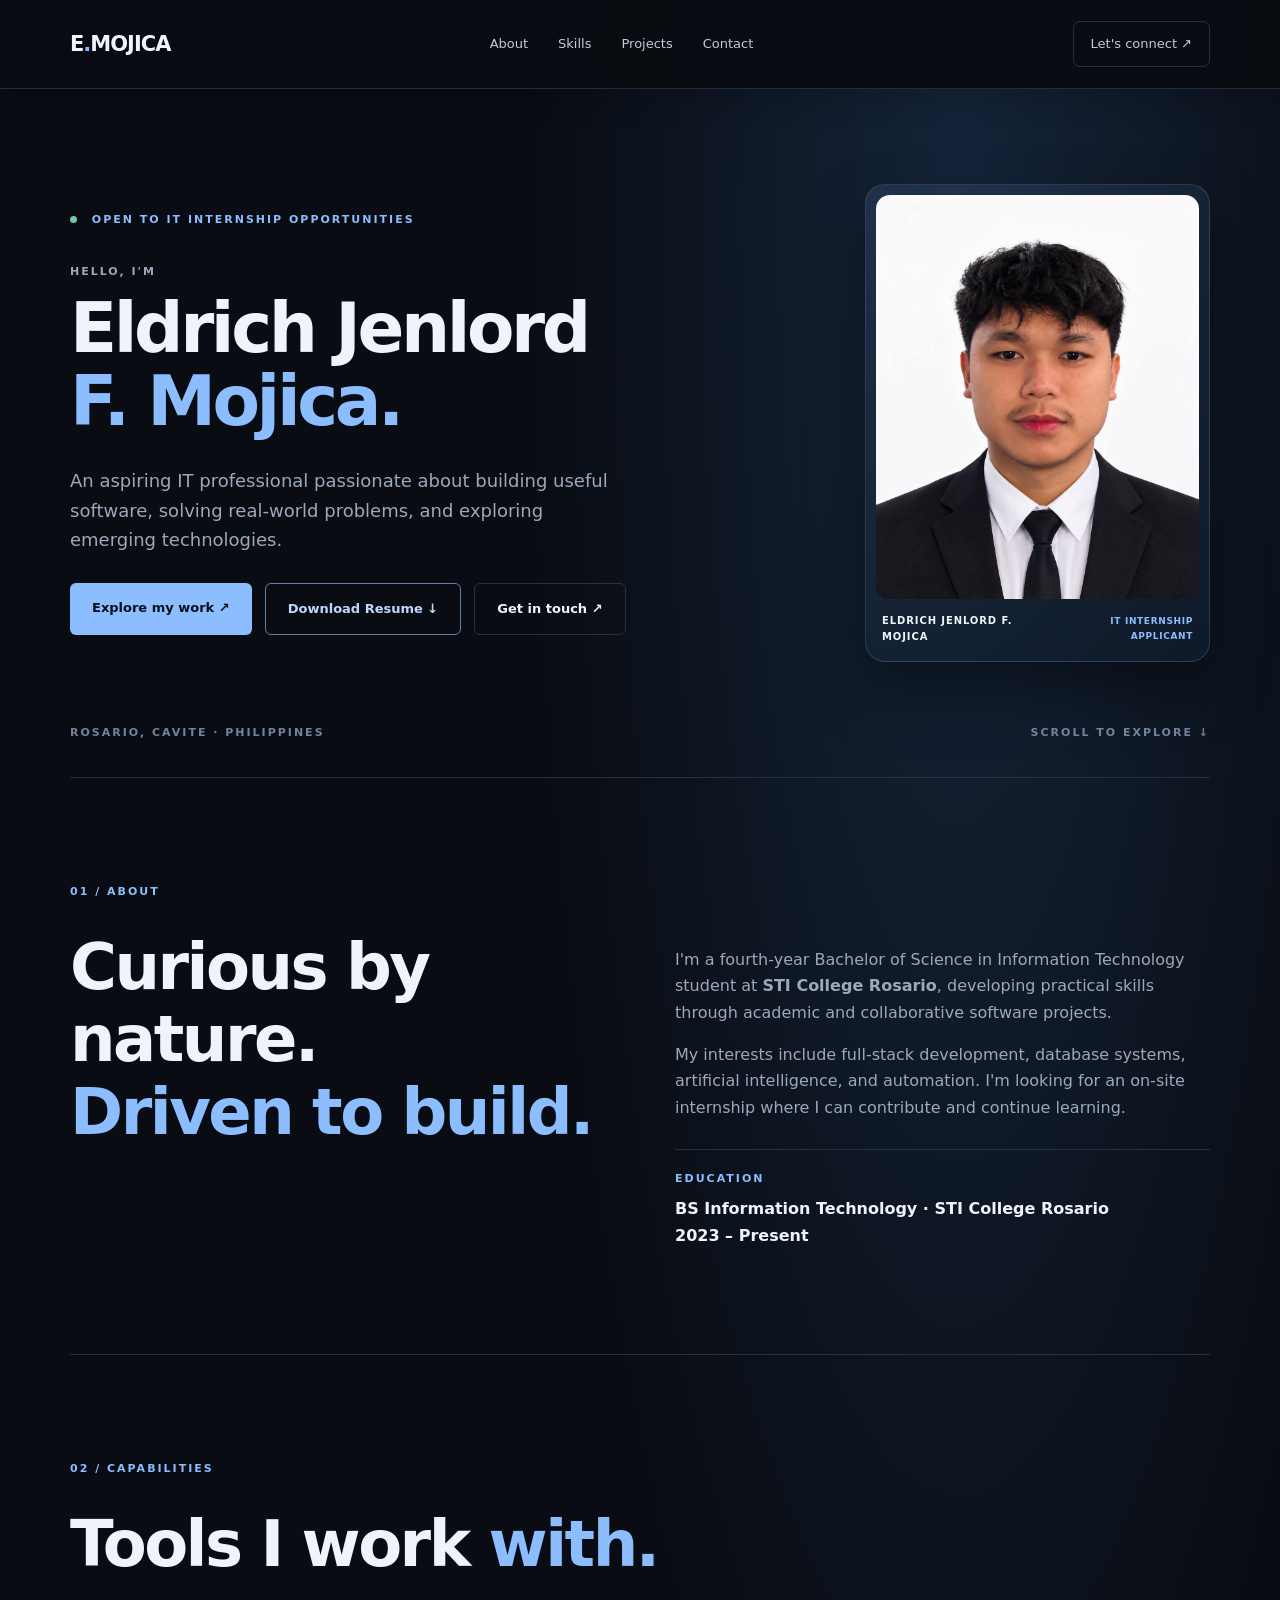
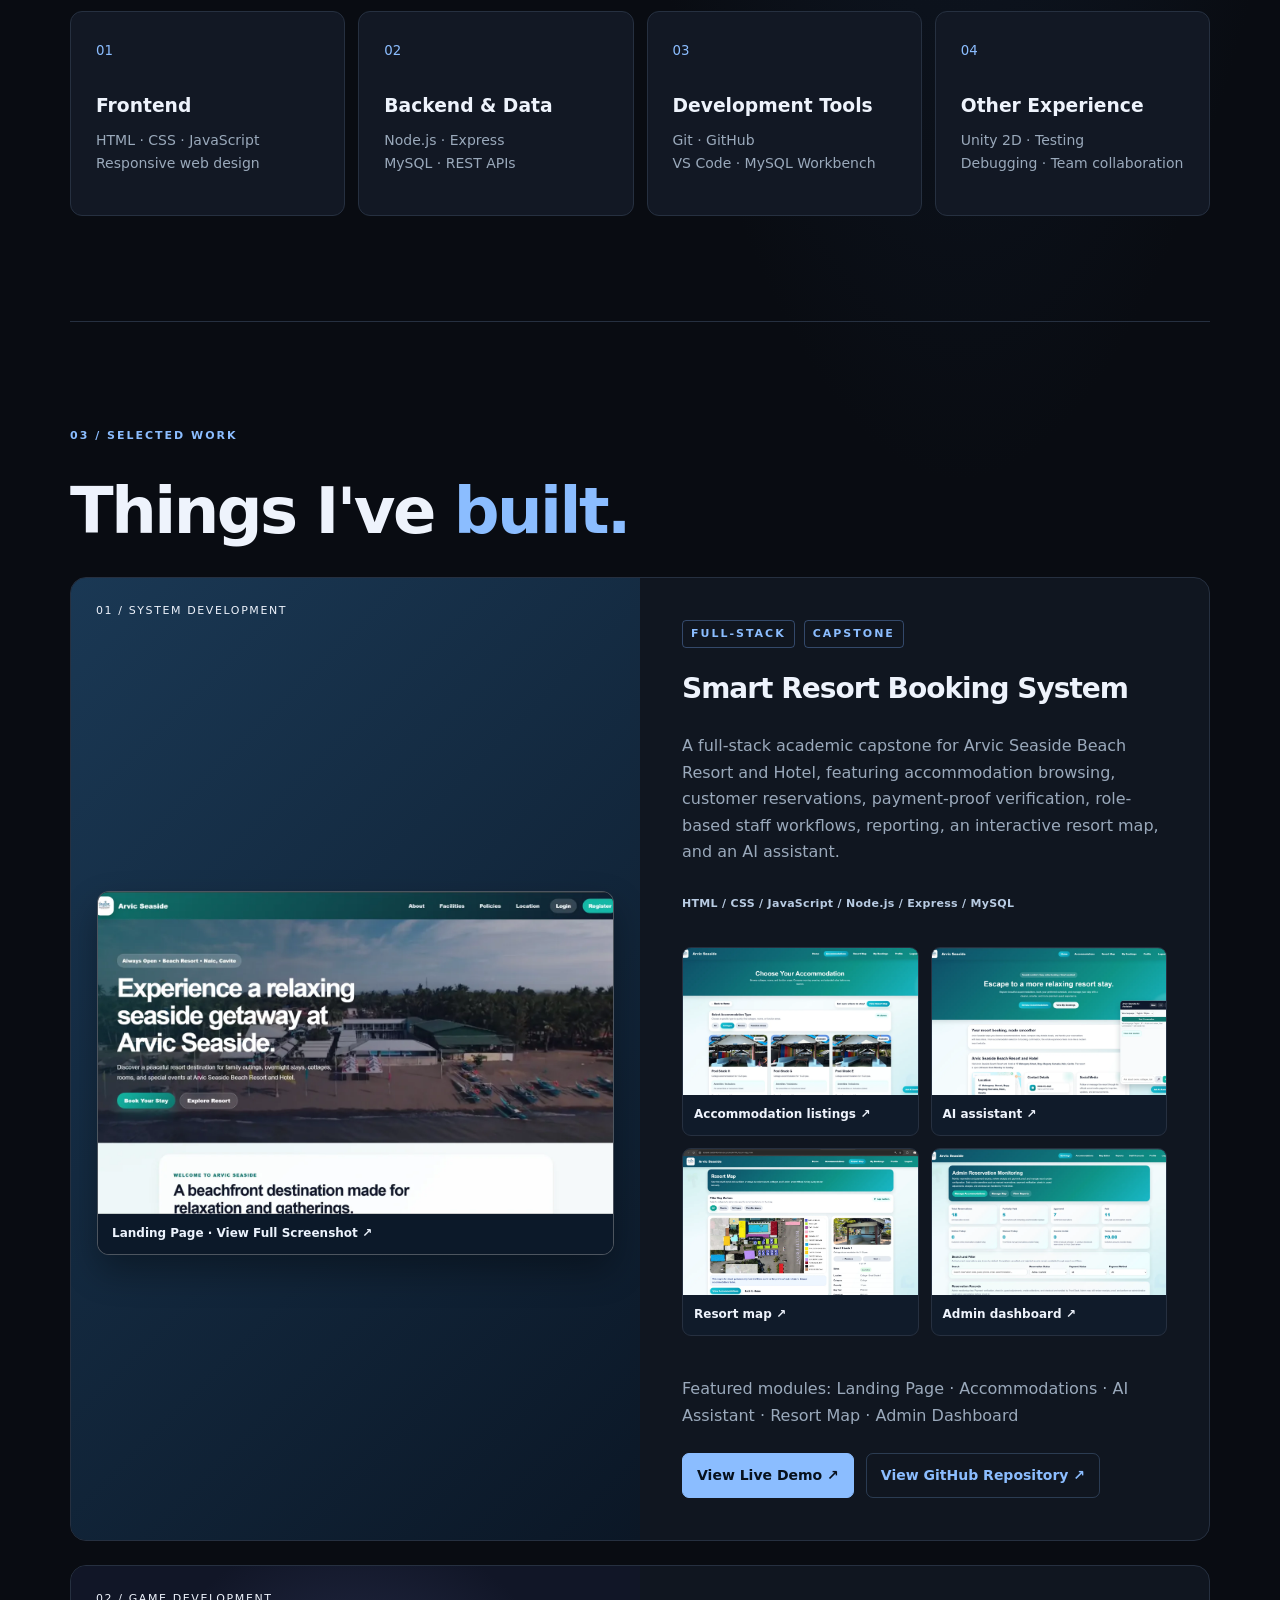
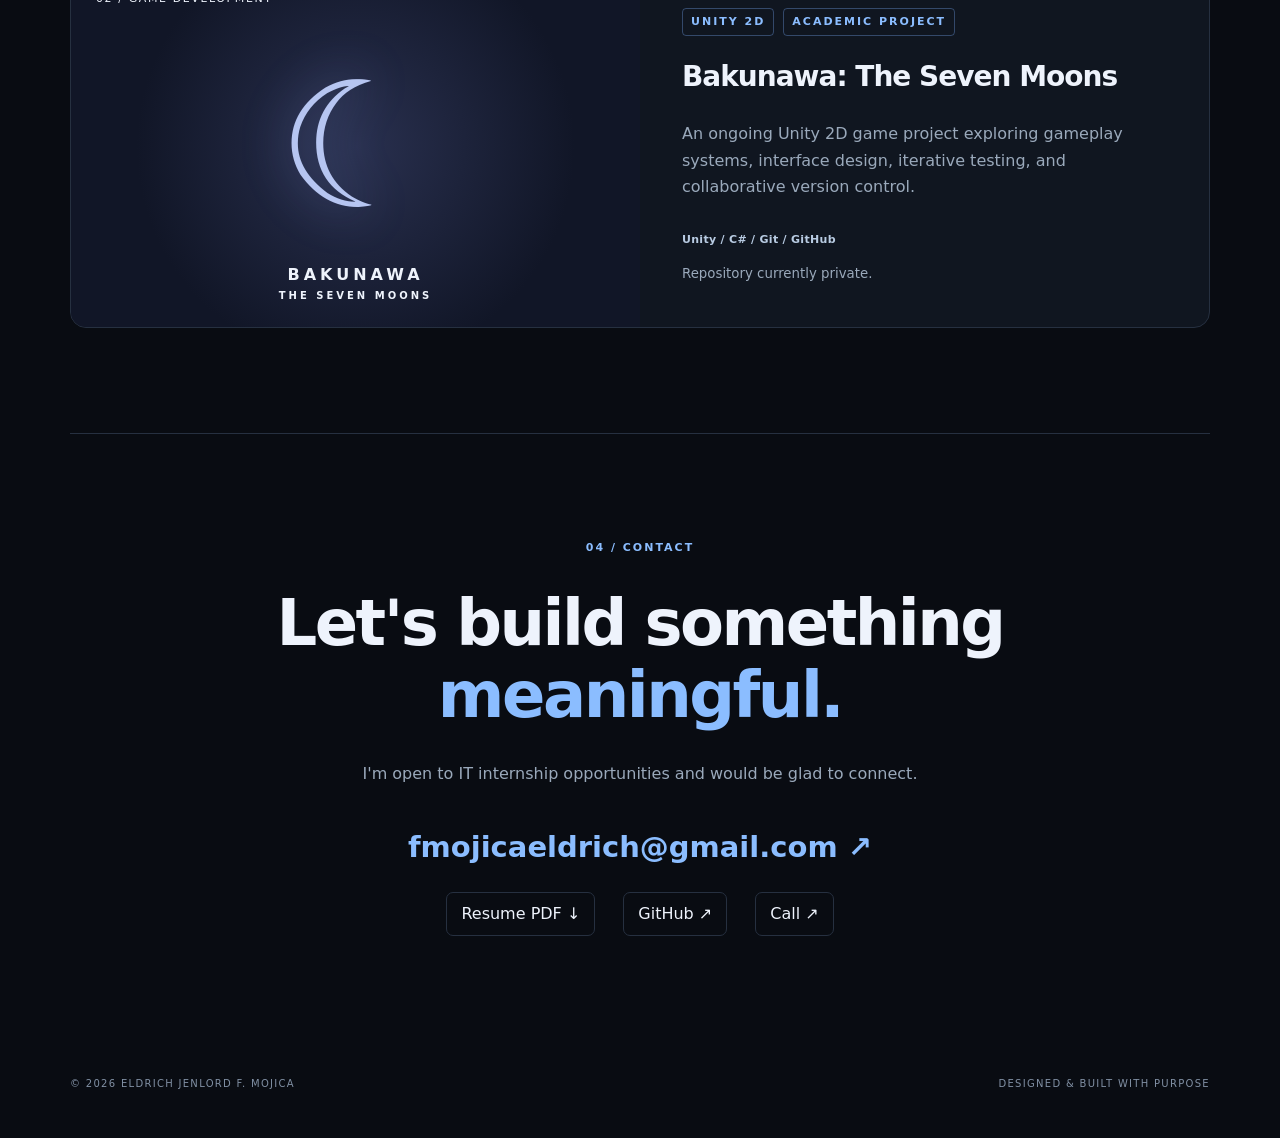
<file: index.html>
<!doctype html>
<html lang="en">
<head><meta charset="utf-8"><meta name="viewport" content="width=device-width,initial-scale=1"><meta name="theme-color" content="#090c12"><meta name="description" content="Eldrich Jenlord F. Mojica — IT student, developer, and internship candidate."><title>Eldrich Mojica | IT Portfolio</title><link rel="stylesheet" href="style.css"></head>
<body>
<header class="site-header">
  <div class="nav wrap">
    <a class="logo" href="#home">E<span>.</span>MOJICA</a>
    <button id="menu" class="menu" aria-label="Toggle navigation" aria-controls="links" aria-expanded="false">☰</button>
    <nav id="links" aria-label="Main navigation">
      <a href="#about">About</a>
      <a href="#skills">Skills</a>
      <a href="#projects">Projects</a>
      <a href="#contact">Contact</a>
    </nav>
    <a class="nav-cta" href="mailto:fmojicaeldrich@gmail.com">Let's connect ↗</a>
  </div>
</header>
<main>
<section id="home" class="hero hero-with-photo wrap">
  <div class="hero-grid">
    <div class="hero-copy">
      <div class="eyebrow"><span class="dot"></span> OPEN TO IT INTERNSHIP OPPORTUNITIES</div>
      <p class="kicker">HELLO, I'M</p>
      <h1>Eldrich Jenlord<br><em>F. Mojica.</em></h1>
      <p class="intro">An aspiring IT professional passionate about building useful software, solving real-world problems, and exploring emerging technologies.</p>
      <div class="actions">
        <a class="primary" href="#projects">Explore my work ↗</a>
        <a class="secondary resume-button" href="assets/Eldrich_Mojica_IT_OJT_Resume.pdf" download="Eldrich_Mojica_IT_OJT_Resume.pdf" type="application/pdf">Download Resume ↓</a>
        <a class="secondary" href="#contact">Get in touch ↗</a>
      </div>
    </div>
    <figure class="hero-photo-card" aria-label="Professional profile portrait">
      <div class="hero-photo-frame">
        <img id="hero-profile-photo" class="hero-photo" src="assets/eldrich-profile.png" alt="Professional portrait of Eldrich Jenlord F. Mojica" width="500" height="625" decoding="async" fetchpriority="high">
        <div class="hero-photo-placeholder" aria-hidden="true"><span>EM</span><small>PROFILE PORTRAIT</small></div>
      </div>
      <figcaption><span>ELDRICH JENLORD F. MOJICA</span><small>IT INTERNSHIP APPLICANT</small></figcaption>
    </figure>
  </div>
  <div class="hero-bottom"><span>ROSARIO, CAVITE · PHILIPPINES</span><span>SCROLL TO EXPLORE ↓</span></div>
</section>
<section id="about" class="section wrap"><div class="section-label">01 / ABOUT</div><div class="section-grid"><h2>Curious by nature.<br><span>Driven to build.</span></h2><div><p>I'm a fourth-year Bachelor of Science in Information Technology student at <strong>STI College Rosario</strong>, developing practical skills through academic and collaborative software projects.</p><p>My interests include full-stack development, database systems, artificial intelligence, and automation. I'm looking for an on-site internship where I can contribute and continue learning.</p><div class="detail"><small>EDUCATION</small><strong>BS Information Technology · STI College Rosario<br>2023 – Present</strong></div></div></div></section>
<section id="skills" class="section wrap"><div class="section-label">02 / CAPABILITIES</div><h2>Tools I work <span>with.</span></h2><div class="skills-grid"><article class="panel"><small>01</small><h3>Frontend</h3><p>HTML · CSS · JavaScript<br>Responsive web design</p></article><article class="panel"><small>02</small><h3>Backend & Data</h3><p>Node.js · Express<br>MySQL · REST APIs</p></article><article class="panel"><small>03</small><h3>Development Tools</h3><p>Git · GitHub<br>VS Code · MySQL Workbench</p></article><article class="panel"><small>04</small><h3>Other Experience</h3><p>Unity 2D · Testing<br>Debugging · Team collaboration</p></article></div></section>
<section id="projects" class="section wrap"><div class="section-label">03 / SELECTED WORK</div><h2>Things I've <span>built.</span></h2><div class="projects"><article class="project"><div class="project-visual visual-one"><span>01 / SYSTEM DEVELOPMENT</span><a class="project-featured-shot" href="assets/landing.webp" target="_blank" rel="noopener noreferrer" aria-label="Open actual resort landing page screenshot"><img src="assets/landing.webp" alt="Actual landing page of Arvic Seaside Beach Resort and Hotel website" loading="lazy"><span class="image-caption">Landing Page · View Full Screenshot ↗</span></a></div><div class="project-info"><div class="tags"><span>FULL-STACK</span><span>CAPSTONE</span></div><h3>Smart Resort Booking System</h3><p>A full-stack academic capstone for Arvic Seaside Beach Resort and Hotel, featuring accommodation browsing, customer reservations, payment-proof verification, role-based staff workflows, reporting, an interactive resort map, and an AI assistant.</p><div class="stack">HTML / CSS / JavaScript / Node.js / Express / MySQL</div>
<div class="gallery" aria-label="Actual Smart Resort Booking System screenshots">
  <a href="assets/accommodations.webp" target="_blank" rel="noopener noreferrer"><img src="assets/accommodations.webp" alt="Customer accommodation listing with cottage cards and filters" loading="lazy"><span>Accommodation listings ↗</span></a>
  <a href="assets/ai-assistant.webp" target="_blank" rel="noopener noreferrer"><img src="assets/ai-assistant.webp" alt="Customer homepage with AI assistant chat panel" loading="lazy"><span>AI assistant ↗</span></a>
  <a href="assets/resort-map.webp" target="_blank" rel="noopener noreferrer"><img src="assets/resort-map.webp" alt="Interactive resort map with accommodation markers" loading="lazy"><span>Resort map ↗</span></a>
  <a href="assets/admin-dashboard.webp" target="_blank" rel="noopener noreferrer"><img src="assets/admin-dashboard.webp" alt="Admin reservation monitoring dashboard" loading="lazy"><span>Admin dashboard ↗</span></a>
</div><p class="project-proof">Featured modules: Landing Page · Accommodations · AI Assistant · Resort Map · Admin Dashboard</p><div class="project-links"><a href="https://capstone-smart-resort-management.vercel.app/" target="_blank" rel="noopener noreferrer">View Live Demo ↗</a> <a href="https://github.com/mojicaeldrichjenlord-cell/Capstone-Smart_Resort_Management" target="_blank" rel="noopener noreferrer">View GitHub Repository ↗</a></div></div></article><article class="project"><div class="project-visual visual-two"><span>02 / GAME DEVELOPMENT</span><div class="moon">☾</div><div class="moon-caption">BAKUNAWA<small>THE SEVEN MOONS</small></div></div><div class="project-info"><div class="tags"><span>UNITY 2D</span><span>ACADEMIC PROJECT</span></div><h3>Bakunawa: The Seven Moons</h3><p>An ongoing Unity 2D game project exploring gameplay systems, interface design, iterative testing, and collaborative version control.</p><div class="stack">Unity / C# / Git / GitHub</div><small>Repository currently private.</small></div></article></div></section>
<section id="contact" class="section wrap contact"><div class="section-label">04 / CONTACT</div><h2>Let's build something<br><span>meaningful.</span></h2><p>I'm open to IT internship opportunities and would be glad to connect.</p><a class="email-link" href="mailto:fmojicaeldrich@gmail.com">fmojicaeldrich@gmail.com ↗</a><div class="contact-links"><a href="assets/Eldrich_Mojica_IT_OJT_Resume.pdf" download="Eldrich_Mojica_IT_OJT_Resume.pdf" type="application/pdf">Resume PDF ↓</a><a href="https://github.com/mojicaeldrichjenlord-cell" target="_blank" rel="noopener noreferrer">GitHub ↗</a><a href="tel:+639672995549">Call ↗</a></div></section>
</main><footer class="wrap"><span>© <span id="year">2026</span> ELDRICH JENLORD F. MOJICA</span><span>DESIGNED & BUILT WITH PURPOSE</span></footer><script src="script.js"></script>
</body></html>
</file>
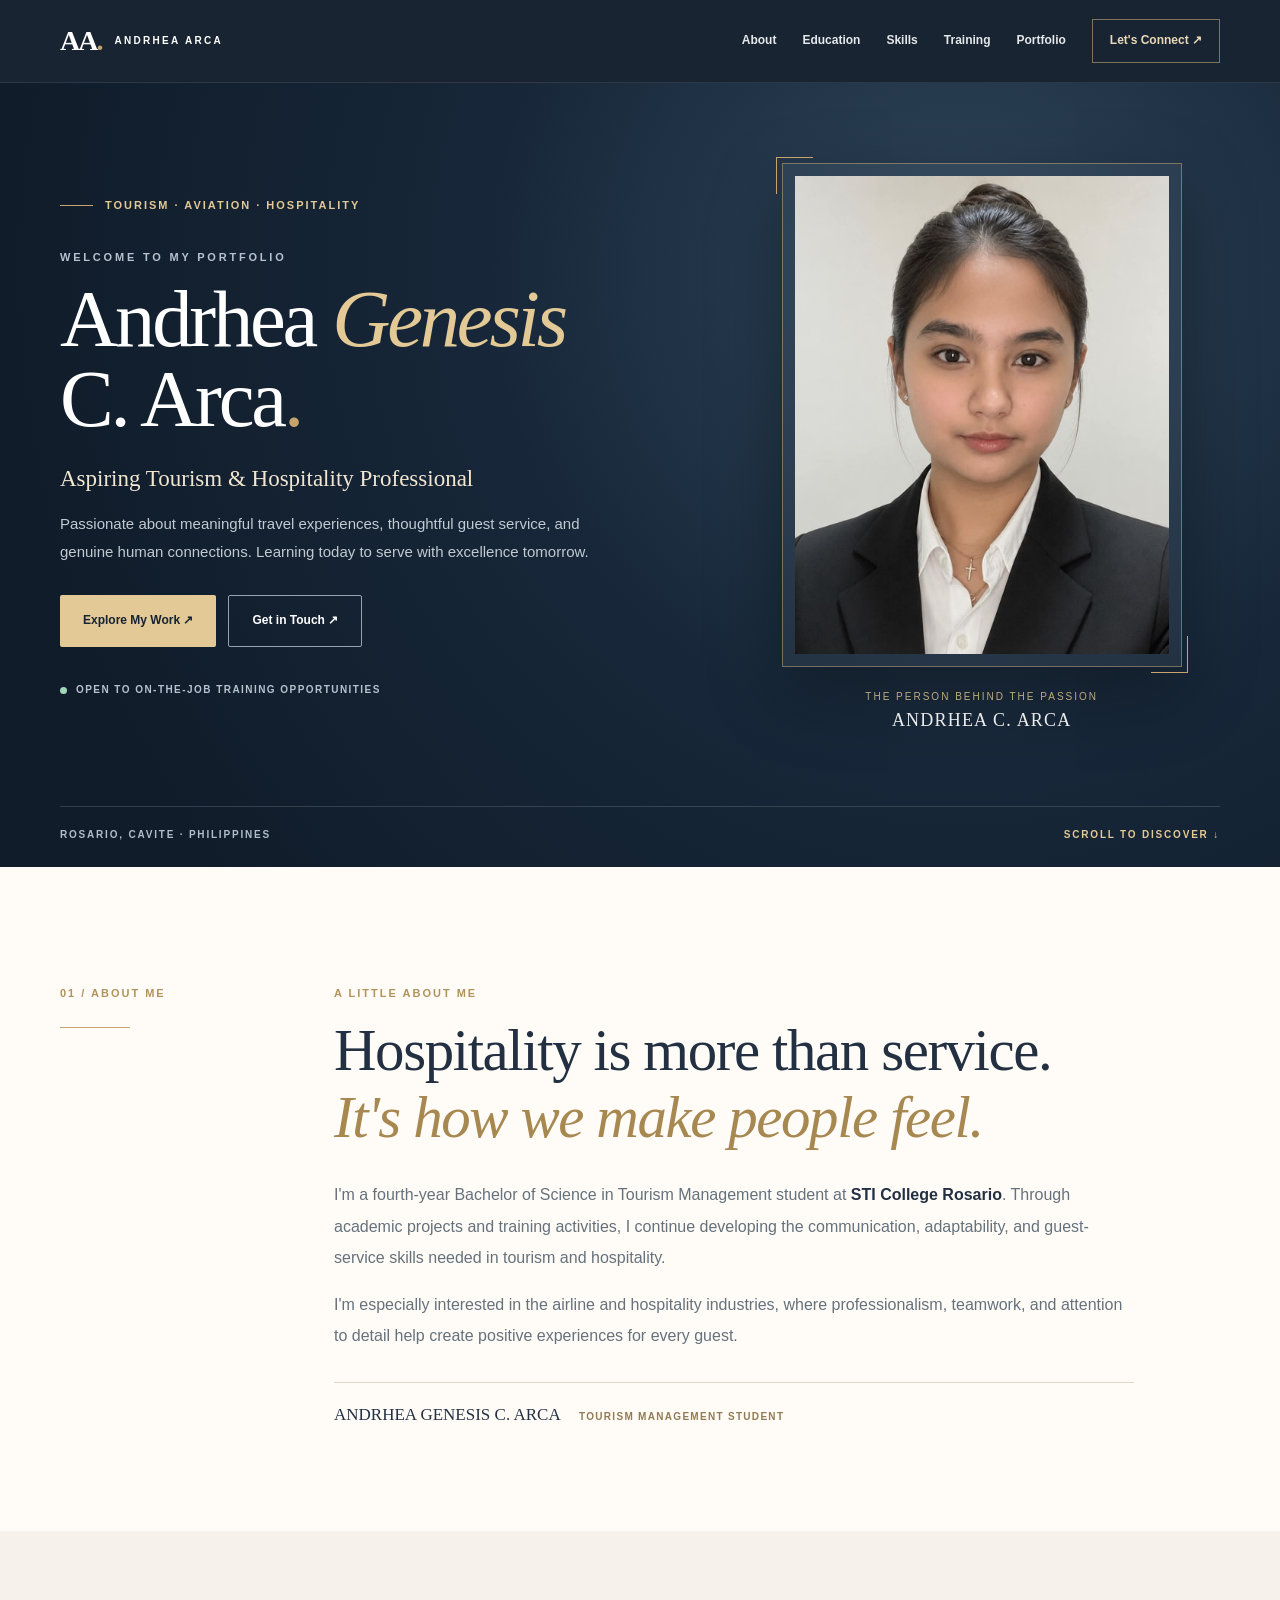
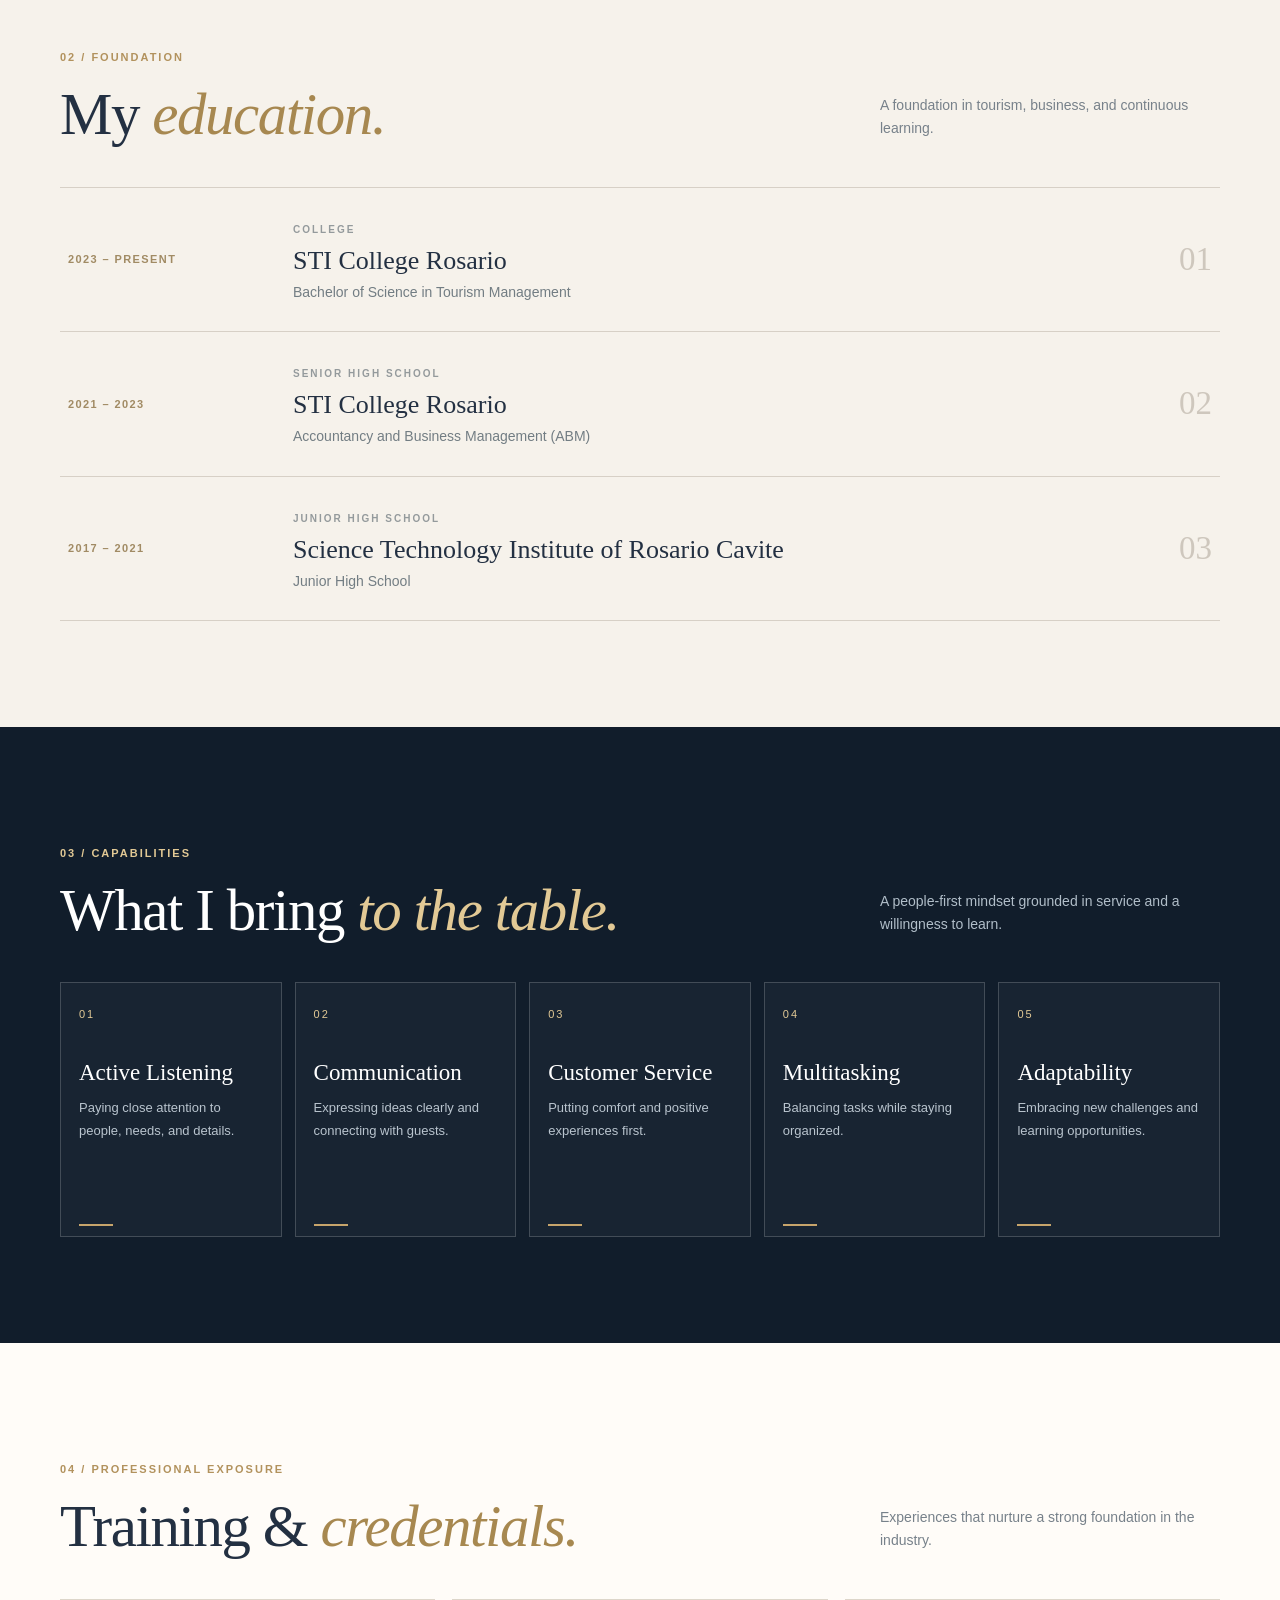
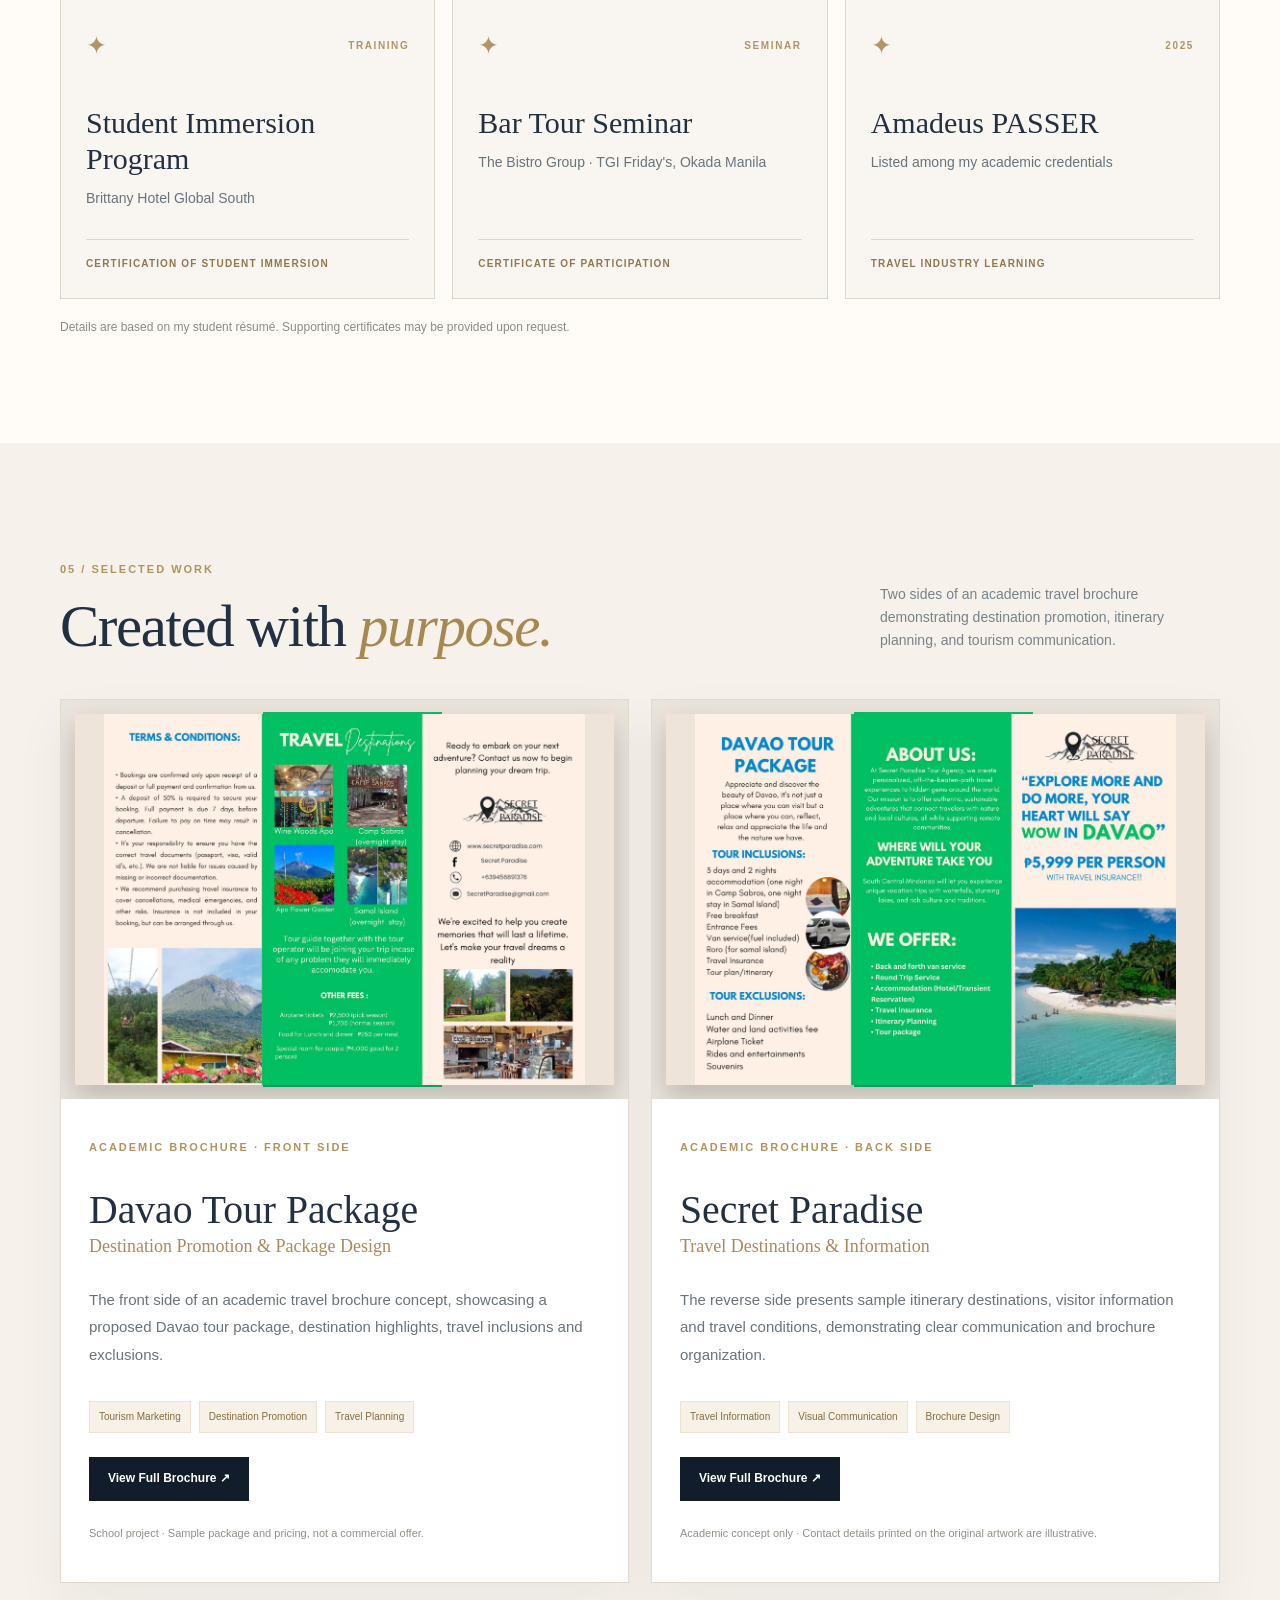
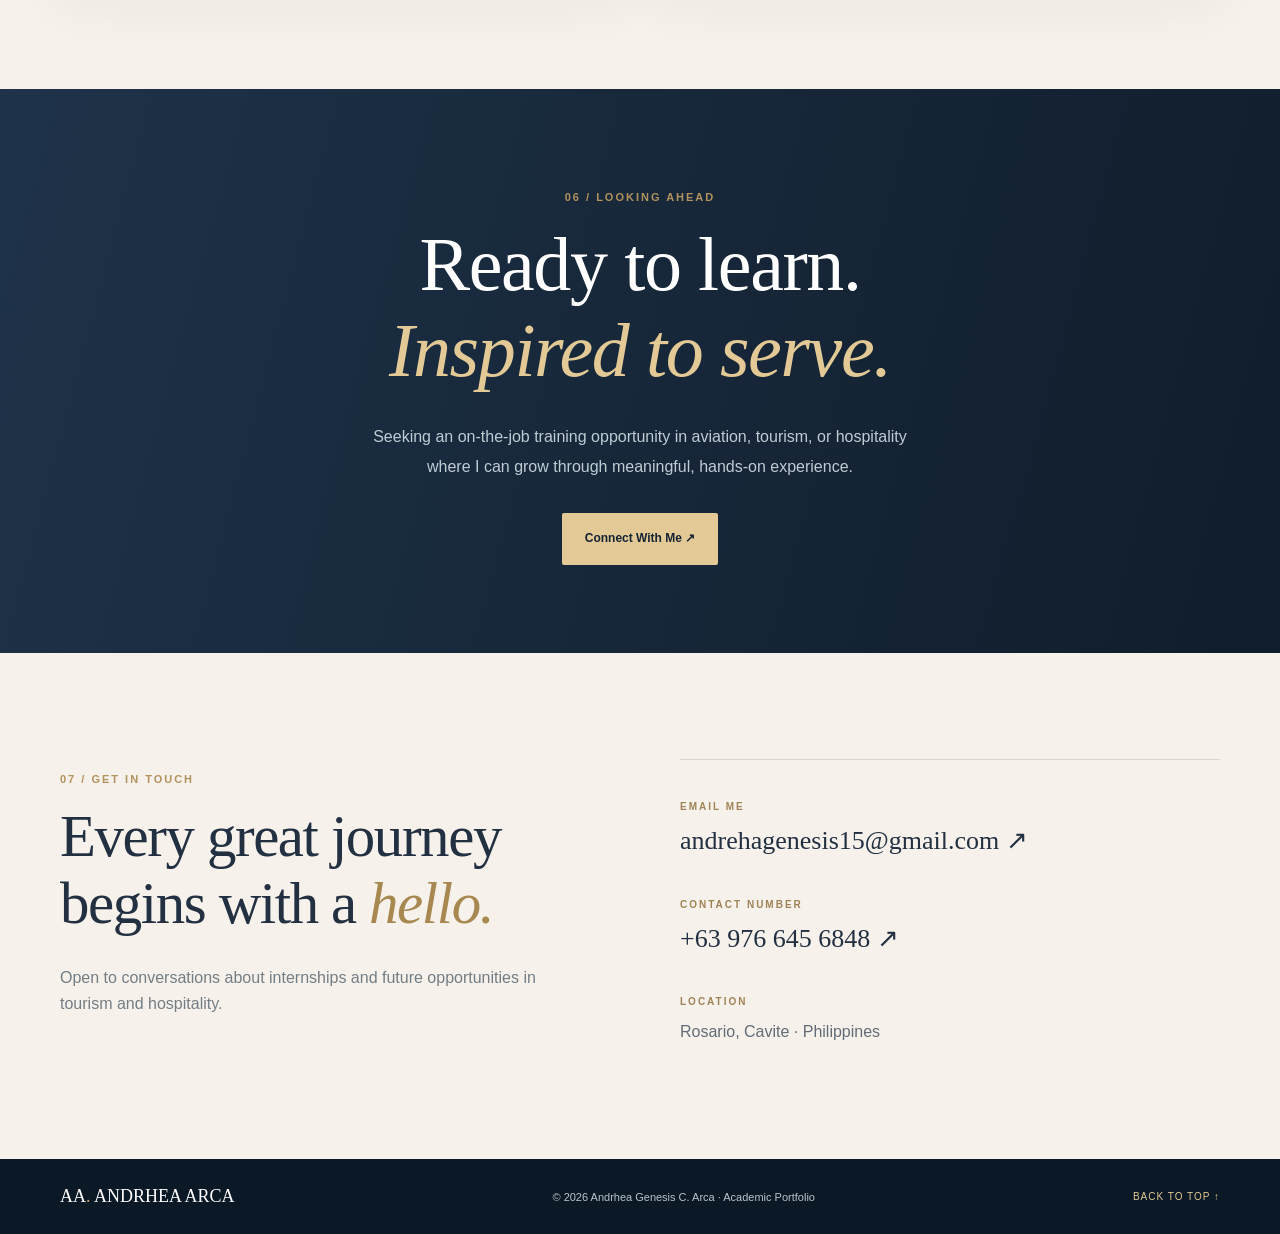
<file: andrhea-portfolio/index.html>
<!doctype html>
<html lang="en">
<head>
<meta charset="utf-8"><meta name="viewport" content="width=device-width, initial-scale=1">
<meta name="theme-color" content="#111d2b">
<meta name="description" content="Andrhea Genesis C. Arca — Tourism and Hospitality Management student. Explore her background, skills, training, and academic travel brochure.">
<title>Andrhea Arca | Tourism & Hospitality Portfolio</title>
<link rel="stylesheet" href="styles.css">
<script src="script.js" defer></script>
</head>
<body>
<a class="skip" href="#main">Skip to content</a>
<header class="site-header">
  <div class="nav container">
    <a class="brand" href="#home" aria-label="Andrhea Arca home"><span>AA<span class="gold">.</span></span><small>ANDRHEA ARCA</small></a>
    <button id="menu-toggle" class="menu-toggle" type="button" aria-label="Open menu" aria-expanded="false" aria-controls="primary-nav"><span></span><span></span><span></span></button>
    <nav id="primary-nav" aria-label="Main navigation">
      <a href="#about">About</a><a href="#education">Education</a><a href="#skills">Skills</a><a href="#training">Training</a><a href="#portfolio">Portfolio</a><a class="nav-cta" href="#contact">Let's Connect ↗</a>
    </nav>
  </div>
</header>
<main id="main">
<section class="hero" id="home">
  <div class="container hero-grid">
    <div class="hero-copy">
      <p class="eyebrow"><span></span> TOURISM · AVIATION · HOSPITALITY</p>
      <p class="super">WELCOME TO MY PORTFOLIO</p>
      <h1>Andrhea <em>Genesis</em><br>C. Arca<span class="gold">.</span></h1>
      <h2>Aspiring Tourism & Hospitality Professional</h2>
      <p class="hero-desc">Passionate about meaningful travel experiences, thoughtful guest service, and genuine human connections. Learning today to serve with excellence tomorrow.</p>
      <div class="buttons"><a class="btn primary" href="#portfolio">Explore My Work ↗</a><a class="btn secondary" href="#contact">Get in Touch ↗</a></div>
      <p class="availability"><span></span> OPEN TO ON-THE-JOB TRAINING OPPORTUNITIES</p>
    </div>
    <figure class="portrait">
      <div class="portrait-frame">
        <div class="asset-fallback portrait-fallback"><span>AA</span><small>Professional Portrait</small></div>
        <img class="portrait-image asset-image" src="assets/andrhea-portrait.jpg" alt="Professional portrait of Andrhea Genesis C. Arca" width="1100" height="1100">
      </div>
      <figcaption>THE PERSON BEHIND THE PASSION <strong>ANDRHEA C. ARCA</strong></figcaption>
    </figure>
  </div>
  <div class="container hero-bottom"><span>ROSARIO, CAVITE · PHILIPPINES</span><a href="#about">SCROLL TO DISCOVER ↓</a></div>
</section>
<section class="section about" id="about">
  <div class="container about-grid">
    <div><p class="number">01 / ABOUT ME</p><span class="accent-line"></span></div>
    <div><p class="section-overline">A LITTLE ABOUT ME</p><h2>Hospitality is more than service.<br><em>It's how we make people feel.</em></h2>
    <p>I'm a fourth-year Bachelor of Science in Tourism Management student at <strong>STI College Rosario</strong>. Through academic projects and training activities, I continue developing the communication, adaptability, and guest-service skills needed in tourism and hospitality.</p>
    <p>I'm especially interested in the airline and hospitality industries, where professionalism, teamwork, and attention to detail help create positive experiences for every guest.</p>
    <div class="signature">ANDRHEA GENESIS C. ARCA <small>TOURISM MANAGEMENT STUDENT</small></div>
    </div>
  </div>
</section>
<section class="section education" id="education">
  <div class="container"><div class="section-head"><div><p class="number">02 / FOUNDATION</p><h2>My <em>education.</em></h2></div><p>A foundation in tourism, business, and continuous learning.</p></div>
    <div class="timeline">
      <article><span class="year">2023 – PRESENT</span><div><small>COLLEGE</small><h3>STI College Rosario</h3><p>Bachelor of Science in Tourism Management</p></div><b>01</b></article>
      <article><span class="year">2021 – 2023</span><div><small>SENIOR HIGH SCHOOL</small><h3>STI College Rosario</h3><p>Accountancy and Business Management (ABM)</p></div><b>02</b></article>
      <article><span class="year">2017 – 2021</span><div><small>JUNIOR HIGH SCHOOL</small><h3>Science Technology Institute of Rosario Cavite</h3><p>Junior High School</p></div><b>03</b></article>
    </div>
  </div>
</section>
<section class="section skills" id="skills">
  <div class="container"><div class="section-head inverted"><div><p class="number">03 / CAPABILITIES</p><h2>What I bring <em>to the table.</em></h2></div><p>A people-first mindset grounded in service and a willingness to learn.</p></div>
    <div class="skills-grid">
      <article><small>01</small><h3>Active Listening</h3><p>Paying close attention to people, needs, and details.</p></article>
      <article><small>02</small><h3>Communication</h3><p>Expressing ideas clearly and connecting with guests.</p></article>
      <article><small>03</small><h3>Customer Service</h3><p>Putting comfort and positive experiences first.</p></article>
      <article><small>04</small><h3>Multitasking</h3><p>Balancing tasks while staying organized.</p></article>
      <article><small>05</small><h3>Adaptability</h3><p>Embracing new challenges and learning opportunities.</p></article>
    </div>
  </div>
</section>
<section class="section training" id="training">
  <div class="container"><div class="section-head"><div><p class="number">04 / PROFESSIONAL EXPOSURE</p><h2>Training & <em>credentials.</em></h2></div><p>Experiences that nurture a strong foundation in the industry.</p></div>
    <div class="credentials">
      <article><div class="credential-top">✦ <span>TRAINING</span></div><h3>Student Immersion Program</h3><p>Brittany Hotel Global South</p><small>CERTIFICATION OF STUDENT IMMERSION</small></article>
      <article><div class="credential-top">✦ <span>SEMINAR</span></div><h3>Bar Tour Seminar</h3><p>The Bistro Group · TGI Friday's, Okada Manila</p><small>CERTIFICATE OF PARTICIPATION</small></article>
      <article><div class="credential-top">✦ <span>2025</span></div><h3>Amadeus PASSER</h3><p>Listed among my academic credentials</p><small>TRAVEL INDUSTRY LEARNING</small></article>
    </div>
    <p class="note">Details are based on my student résumé. Supporting certificates may be provided upon request.</p>
  </div>
</section>
<section class="section work" id="portfolio">
  <div class="container">
    <div class="section-head">
      <div><p class="number">05 / SELECTED WORK</p><h2>Created with <em>purpose.</em></h2></div>
      <p>Two sides of an academic travel brochure demonstrating destination promotion, itinerary planning, and tourism communication.</p>
    </div>
    <div class="brochure-gallery">
      <article class="work-card">
        <div class="brochure-frame">
          <div class="asset-fallback brochure-fallback"><span>DAVAO<br>TOUR PACKAGE</span><small>FRONT PANEL</small></div>
          <img class="asset-image brochure-img" src="assets/brochure-davao-tour-package.jpg" alt="Davao Tour Package front brochure with package overview, inclusions and Secret Paradise branding" width="1407" height="1088" loading="lazy">
        </div>
        <div class="work-info">
          <p class="section-overline">ACADEMIC BROCHURE · FRONT SIDE</p>
          <h3>Davao Tour Package</h3><h4>Destination Promotion & Package Design</h4>
          <p>The front side of an academic travel brochure concept, showcasing a proposed Davao tour package, destination highlights, travel inclusions and exclusions.</p>
          <div class="tags"><span>Tourism Marketing</span><span>Destination Promotion</span><span>Travel Planning</span></div>
          <button type="button" class="brochure-btn" data-brochure-index="0" disabled>View Full Brochure ↗</button>
          <p class="academic-note">School project · Sample package and pricing, not a commercial offer.</p>
        </div>
      </article>
      <article class="work-card">
        <div class="brochure-frame">
          <div class="asset-fallback brochure-fallback"><span>SECRET<br>PARADISE</span><small>BACK PANEL</small></div>
          <img class="asset-image brochure-img" src="assets/secret-paradise-brochure.jpg" alt="Reverse side of the Secret Paradise travel brochure showing destinations, terms and travel details" width="1407" height="1088" loading="lazy">
        </div>
        <div class="work-info">
          <p class="section-overline">ACADEMIC BROCHURE · BACK SIDE</p>
          <h3>Secret Paradise</h3><h4>Travel Destinations & Information</h4>
          <p>The reverse side presents sample itinerary destinations, visitor information and travel conditions, demonstrating clear communication and brochure organization.</p>
          <div class="tags"><span>Travel Information</span><span>Visual Communication</span><span>Brochure Design</span></div>
          <button type="button" class="brochure-btn" data-brochure-index="1" disabled>View Full Brochure ↗</button>
          <p class="academic-note">Academic concept only · Contact details printed on the original artwork are illustrative.</p>
        </div>
      </article>
    </div>
  </div>
</section>
<section class="aspire"><div class="container"><p class="number">06 / LOOKING AHEAD</p><h2>Ready to learn.<br><em>Inspired to serve.</em></h2><p>Seeking an on-the-job training opportunity in aviation, tourism, or hospitality where I can grow through meaningful, hands-on experience.</p><a class="btn primary" href="#contact">Connect With Me ↗</a></div></section>
<section class="section contact" id="contact"><div class="container contact-grid"><div><p class="number">07 / GET IN TOUCH</p><h2>Every great journey<br>begins with a <em>hello.</em></h2><p>Open to conversations about internships and future opportunities in tourism and hospitality.</p></div>
  <div class="contact-details"><small>EMAIL ME</small><a href="mailto:andrehagenesis15@gmail.com">andrehagenesis15@gmail.com ↗</a><small>CONTACT NUMBER</small><a href="tel:+639766456848">+63 976 645 6848 ↗</a><small>LOCATION</small><p>Rosario, Cavite · Philippines</p></div>
</div></section>
</main>
<footer><div class="container foot"><a href="#home">AA<span class="gold">.</span> ANDRHEA ARCA</a><span>© <span id="year">2026</span> Andrhea Genesis C. Arca · Academic Portfolio</span><a href="#home">BACK TO TOP ↑</a></div></footer>
<dialog id="brochure-dialog" aria-label="Academic travel brochure preview"><div class="dialog-heading"><span id="brochure-dialog-title">ACADEMIC TRAVEL BROCHURE</span><button id="close-brochure" type="button">✕ Close</button></div><img id="full-brochure" alt="Full-size travel brochure preview" width="1407" height="1088"></dialog>
</body></html>
</file>
<file: style.css>
:root{color-scheme:dark;--bg:#090c12;--panel:#121824;--line:#263040;--text:#eef3fc;--muted:#9aa9bb;--accent:#8bbdff}*{box-sizing:border-box}html{scroll-behavior:smooth}body{margin:0;background:radial-gradient(ellipse at 75% 5%,#15243a 0%,transparent 32%),var(--bg);color:var(--text);font-family:Inter,ui-sans-serif,system-ui,-apple-system,Segoe UI,sans-serif;line-height:1.65}a{color:inherit;text-decoration:none}a:focus-visible,button:focus-visible{outline:2px solid var(--accent);outline-offset:4px}.wrap{width:min(1140px,calc(100% - 48px));margin:auto}.nav{height:88px;display:flex;align-items:center;justify-content:space-between;gap:24px;border-bottom:1px solid #ffffff15}.logo{font-size:21px;font-weight:850;letter-spacing:-1px}.logo span{color:var(--accent)}nav{display:flex;gap:30px}nav a,.nav-cta{font-size:13px;color:#c2ccda}nav a:hover,.contact-links a:hover{color:var(--accent)}.nav-cta{border:1px solid var(--line);padding:11px 17px;border-radius:7px}.menu{display:none}.hero{min-height:650px;display:flex;flex-direction:column;justify-content:center;position:relative;padding:95px 0 115px}.eyebrow,.kicker,.section-label,.hero-bottom,.tags,.stack,.detail small{font-size:11px;letter-spacing:2px;font-weight:700}.eyebrow{color:var(--accent)}.dot{display:inline-block;width:7px;height:7px;border-radius:50%;background:#73c6aa;margin-right:9px}.kicker{margin:34px 0 10px;color:var(--muted)}h1{font-size:clamp(56px,8vw,108px);line-height:1.02;letter-spacing:-6px;margin:0;font-weight:800}h1 em{font-style:normal;color:var(--accent)}.intro{font-size:18px;color:var(--muted);max-width:580px;margin:28px 0}.actions{display:flex;gap:13px;flex-wrap:wrap}.actions a{padding:14px 22px;border-radius:6px;font-size:13px;font-weight:750}.primary{background:var(--accent);color:#07111d}.secondary{border:1px solid var(--line)}.hero-bottom{position:absolute;bottom:35px;left:0;right:0;display:flex;justify-content:space-between;color:#72849b}.section{padding:105px 0;border-top:1px solid var(--line);scroll-margin-top:25px}.section-label{color:var(--accent);margin-bottom:30px}.section h2{font-size:clamp(38px,5vw,64px);letter-spacing:-2.5px;line-height:1.13;margin:0 0 30px}.section h2 span{color:var(--accent)}.section-grid{display:grid;grid-template-columns:1fr 1fr;gap:70px}.section p{color:var(--muted)}.detail{border-top:1px solid var(--line);padding-top:20px;margin-top:28px;display:grid;gap:8px}.detail small{color:var(--accent)}.skills-grid{display:grid;grid-template-columns:repeat(4,1fr);gap:13px}.panel{background:var(--panel);border:1px solid var(--line);border-radius:12px;padding:25px;min-height:205px}.panel small{color:var(--accent)}.panel h3{margin:28px 0 7px}.panel p{font-size:14px;margin:0}.projects{display:grid;gap:24px}.project{display:grid;grid-template-columns:1fr 1fr;background:#101620;border:1px solid var(--line);border-radius:16px;overflow:hidden}.project-visual{min-height:330px;padding:26px;position:relative;display:flex;align-items:center;justify-content:center;overflow:hidden}.project-visual>span{position:absolute;top:24px;left:25px;font-size:11px;letter-spacing:1.6px}.visual-one{background:linear-gradient(135deg,#1a3854,#0b1726)}.visual-two{background:radial-gradient(circle at center,#29304f,#111627 65%)}.mock-window{width:80%;height:205px;background:#0b1524;border:1px solid #6688a055;border-radius:10px;box-shadow:0 20px 65px #0008;overflow:hidden}.mock-top{height:32px;background:#1b2c3c;color:#a8bdd4;font-size:11px;padding:7px 12px}.mock-top span{float:right;font-size:8px;letter-spacing:1px}.mock-content{display:flex;height:173px}.mock-side{width:23%;background:#12263b}.mock-main{padding:23px;flex:1}.mock-main i{display:block;height:9px;background:#4e7895;margin-bottom:13px;border-radius:5px}.mock-main i:nth-child(2){width:65%}.mock-main i:nth-child(3){width:80%}.mock-bars{display:flex;gap:12px;align-items:end;height:55px}.mock-bars b{background:#719fbe;width:22%;height:55%}.mock-bars b:nth-child(2){height:90%}.mock-bars b:nth-child(3){height:70%}.moon{font-size:175px;line-height:1;color:#b6c5f1;text-shadow:0 0 50px #90a7ef66}.moon-caption{position:absolute;bottom:22px;text-align:center;letter-spacing:4px;font-weight:800}.moon-caption small{display:block;font-size:10px;letter-spacing:3px}.project-info{padding:42px;display:flex;flex-direction:column;justify-content:center}.tags{display:flex;gap:9px;color:var(--accent)}.tags span{border:1px solid #7caeff55;border-radius:4px;padding:4px 8px}.project-info h3{font-size:28px;letter-spacing:-1px;margin:18px 0 5px}.stack{color:#b8cbe2;letter-spacing:.3px;margin:14px 0}.project-info a{font-size:14px;color:var(--accent);font-weight:700}.project-info small{color:var(--muted)}.contact{text-align:center}.contact .email-link{display:inline-block;font-size:clamp(18px,3vw,29px);color:var(--accent);font-weight:700;margin:20px 0}.contact-links{display:flex;justify-content:center;gap:28px}footer{padding:35px 0 45px;display:flex;justify-content:space-between;gap:20px;font-size:10px;letter-spacing:1.3px;color:#8190a4}@media(max-width:850px){.skills-grid{grid-template-columns:repeat(2,1fr)}.section-grid,.project{grid-template-columns:1fr}.section-grid{gap:15px}.project-visual{min-height:290px}.hero{min-height:610px}h1{letter-spacing:-3px}}@media(max-width:600px){.wrap{width:min(100% - 32px,1140px)}.nav{height:70px}.menu{display:block;margin-left:auto;background:transparent;border:1px solid var(--line);color:var(--text);font-size:22px;padding:3px 11px;border-radius:6px}.nav-cta{display:none}nav{display:none;position:absolute;z-index:5;top:70px;left:0;right:0;background:#111927;padding:25px;flex-direction:column;border-bottom:1px solid var(--line)}nav.open{display:flex}.hero{padding:70px 0 100px;min-height:590px}h1{font-size:clamp(45px,12vw,68px);letter-spacing:-2px}.intro{font-size:16px}.hero-bottom{font-size:9px;gap:12px}.section{padding:72px 0}.skills-grid{grid-template-columns:1fr}.panel{min-height:150px}.panel h3{margin:14px 0 7px}.project-info{padding:27px}.project-visual{min-height:245px}.mock-window{height:170px}.mock-content{height:138px}footer{flex-direction:column}}@media(prefers-reduced-motion:reduce){html{scroll-behavior:auto}}
/* Real capstone screenshots: responsive, accessible project gallery. */
.gallery{display:grid;grid-template-columns:repeat(2,minmax(0,1fr));gap:12px;margin:20px 0 24px}
.gallery a{display:block;overflow:hidden;border:1px solid var(--line);border-radius:9px;background:#101b2a;color:var(--text);font-size:12px;font-weight:650}
.gallery img{display:block;width:100%;aspect-ratio:16/10;object-fit:cover;object-position:top;transition:transform .2s ease}
.gallery a:hover img{transform:scale(1.035)}
.gallery a span{display:block;padding:10px 11px}
@media(max-width:500px){.gallery{grid-template-columns:1fr}}
@media(prefers-reduced-motion:reduce){.gallery img{transition:none}}

/* Portfolio V2: feature the real resort landing screenshot instead of a mockup. */
.project-featured-shot{display:block;width:100%;max-width:560px;overflow:hidden;margin-top:28px;border:1px solid #ffffff45;border-radius:12px;background:#0b1624;box-shadow:0 16px 35px #0005;transition:transform .2s ease}
.project-featured-shot:hover{transform:translateY(-3px)}
.project-featured-shot img{display:block;width:100%;aspect-ratio:16/10;object-fit:cover;object-position:top}
.image-caption{display:block;padding:10px 14px;color:#ecf3fd;font-size:12px;font-weight:700;background:#0c1929}
.project-links{display:flex;flex-wrap:wrap;gap:12px;margin-top:8px}
.project-links a{display:inline-flex;align-items:center;justify-content:center;border:1px solid #6087b855;border-radius:7px;padding:10px 14px;min-height:40px}
.project-links a:first-child{background:var(--accent);color:#07111d;border-color:var(--accent)}
@media(prefers-reduced-motion:reduce){.project-featured-shot{transition:none}}

/* Portfolio V3: highlighted PDF download in the hero and accessible contact links. */
.actions .resume-button{border-color:rgba(139,189,255,.65);color:#bdd9ff}
.actions .resume-button:hover,.contact-links a:hover{color:#fff;border-color:var(--accent)}
.contact-links a{display:inline-flex;align-items:center;min-height:44px;border:1px solid var(--line);border-radius:7px;padding:8px 14px}
@media(max-width:600px){.actions a{min-height:44px;display:inline-flex;align-items:center;justify-content:center}.contact-links{flex-wrap:wrap;gap:12px}}

/* Portfolio V4: responsive professional portrait, no broken image before upload. */
.hero-with-photo{min-height:680px}
.hero-grid{display:grid;grid-template-columns:minmax(0,1fr) minmax(270px,345px);gap:clamp(24px,4vw,56px);width:100%;align-items:center}
.hero-copy{min-width:0}
.hero-with-photo h1{font-size:clamp(43px,5.4vw,76px);letter-spacing:-3.4px;line-height:1.06}
.hero-with-photo .intro{max-width:560px}
.hero-photo-card{width:100%;max-width:345px;margin:0;justify-self:end;padding:10px;background:linear-gradient(145deg,rgba(139,189,255,.11),rgba(15,27,42,.92));border:1px solid #4a66816b;border-radius:20px;box-shadow:0 28px 60px #0006}
.hero-photo-frame{position:relative;overflow:hidden;aspect-ratio:4/5;border-radius:14px;background:radial-gradient(ellipse at 50% 20%,#264463 0%,#101c2c 70%);display:grid;place-items:center}
.hero-photo{position:absolute;inset:0;width:100%;height:100%;object-fit:cover;object-position:center 40%;opacity:0;transition:opacity .25s ease;z-index:1}
.hero-photo-card.has-photo .hero-photo{opacity:1}
.hero-photo-placeholder{display:flex;flex-direction:column;align-items:center;gap:8px;color:#b7d5ff}
.hero-photo-placeholder span{font-weight:800;font-size:clamp(54px,8vw,94px);letter-spacing:-5px}
.hero-photo-placeholder small{font-size:10px;letter-spacing:2px;font-weight:700}
.hero-photo-card.has-photo .hero-photo-placeholder{visibility:hidden}
.hero-photo-card figcaption{display:flex;justify-content:space-between;gap:14px;align-items:center;padding:14px 6px 5px;font-size:10px;letter-spacing:.9px;font-weight:750}
.hero-photo-card figcaption small{color:var(--accent);font-size:9px;letter-spacing:.65px;text-align:right}
@media(max-width:900px){
  .hero-with-photo{min-height:0;padding-top:74px;padding-bottom:110px}
  .hero-grid{grid-template-columns:minmax(0,1fr);gap:38px}
  .hero-with-photo h1{font-size:clamp(45px,8vw,72px);letter-spacing:-2.8px}
  .hero-photo-card{justify-self:start;width:min(100%,300px)}
}
@media(max-width:600px){
  .hero-with-photo{padding-top:64px;padding-bottom:100px}
  .hero-grid{gap:28px}
  .hero-with-photo h1{font-size:clamp(42px,11vw,62px);letter-spacing:-2px}
  .hero-photo-card{width:min(100%,260px);justify-self:center}
  .hero-photo-card figcaption{flex-wrap:wrap;gap:4px}
  .hero-photo-card figcaption small{text-align:left}
}
@media(prefers-reduced-motion:reduce){.hero-photo{transition:none}}

/* Portfolio V5: navigation stays visible while scrolling on desktop and mobile. */
.site-header{
  position:sticky;
  top:0;
  z-index:1000;
  background:rgba(9,12,18,.94);
  -webkit-backdrop-filter:blur(18px);
  backdrop-filter:blur(18px);
  border-bottom:1px solid rgba(139,189,255,.18);
  box-shadow:0 8px 28px rgba(0,0,0,.18);
}
.site-header .nav{border-bottom:0}
/* Ensure headings remain visible below the pinned navigation after clicking links. */
.section{scroll-margin-top:112px}
#home{scroll-margin-top:88px}
@media(max-width:600px){
  .section{scroll-margin-top:94px}
  #home{scroll-margin-top:70px}
  .site-header nav.open{box-shadow:0 14px 24px rgba(0,0,0,.3)}
}
</file>
<file: andrhea-portfolio/styles.css>
:root{--navy:#111d2b;--mid:#1c3045;--dark:#0b1826;--cream:#f6f2eb;--paper:#fffcf8;--gold:#c6a46b;--lightgold:#e2c995;--ink:#233042;--muted:#66717b;--line:#ddd6cb;--serif:Georgia,'Times New Roman',serif;--sans:Inter,-apple-system,BlinkMacSystemFont,'Segoe UI',Arial,sans-serif}
*{box-sizing:border-box}html{scroll-behavior:smooth;scroll-padding-top:88px}body{margin:0;background:var(--cream);color:var(--ink);font:16px/1.65 var(--sans);-webkit-font-smoothing:antialiased}
a{color:inherit;text-decoration:none}button{font:inherit}a:focus-visible,button:focus-visible{outline:2px solid var(--gold);outline-offset:4px}img{max-width:100%}.container{width:min(1160px,calc(100% - 56px));margin:auto}
.skip{position:absolute;left:10px;top:-80px;z-index:9999;padding:10px 16px;background:var(--lightgold)}.skip:focus{top:10px}
.site-header{position:sticky;top:0;z-index:1000;background:rgba(17,29,43,.97);border-bottom:1px solid #ffffff18;backdrop-filter:blur(16px)}
.nav{height:82px;display:flex;align-items:center;justify-content:space-between;gap:26px}.brand{display:flex;align-items:center;gap:13px;color:white}.brand>span{font:700 28px/1 var(--serif);letter-spacing:-2px}.gold{color:var(--gold)}.brand small{font-size:10px;letter-spacing:2.3px;font-weight:750}
nav{display:flex;align-items:center;gap:26px}nav a{font-size:12px;font-weight:700;color:#e4e8ea}nav a:hover{color:var(--lightgold)}nav .nav-cta{border:1px solid #d3b7808c;padding:11px 17px;color:#ebd8b6}.menu-toggle{display:none}
.hero{color:white;overflow:hidden;background:radial-gradient(circle at 75% 24%,#2f455a 0%,#172739 42%,#101c2a 85%)}.hero-grid{display:grid;grid-template-columns:minmax(0,1.12fr) minmax(290px,.88fr);gap:clamp(30px,6vw,100px);min-height:660px;align-items:center;padding-top:80px;padding-bottom:75px}.hero-copy{min-width:0}
.eyebrow,.number,.section-overline{font-size:11px;letter-spacing:2px;font-weight:750;color:#b2925d}.eyebrow{display:flex;gap:12px;align-items:center;color:var(--lightgold)}.eyebrow>span{display:block;width:33px;height:1px;background:var(--gold)}.super{font-size:11px;letter-spacing:2.8px;color:#b7c2ce;font-weight:700;margin:34px 0 12px}
.hero h1{font:normal clamp(58px,6.3vw,88px)/1 var(--serif);letter-spacing:-3.2px;margin:0 0 24px}.hero h1 em{font-style:italic;color:var(--lightgold)}.hero h2{font:normal 23px/1.3 var(--serif);color:#f2e6d1;margin:0 0 16px}.hero-desc{max-width:535px;color:#c1cad1;line-height:1.87;font-size:15px;margin:0 0 29px}
.buttons{display:flex;flex-wrap:wrap;gap:12px}.btn{display:inline-flex;justify-content:center;align-items:center;min-height:52px;padding:13px 23px;border-radius:2px;font-size:12px;font-weight:750;transition:transform .2s}.btn:hover{transform:translateY(-2px)}.btn.primary{background:var(--lightgold);color:#162334}.btn.secondary{border:1px solid #96a4b1;color:#fff}
.availability{display:flex;align-items:center;gap:9px;margin-top:35px;color:#b6c3cf;letter-spacing:1.45px;font-size:10px;font-weight:750}.availability>span{width:7px;height:7px;background:#a1d6b9;border-radius:50%}
.portrait{width:100%;max-width:400px;margin:0 auto}.portrait-frame{position:relative;padding:12px;aspect-ratio:1/1.26;border:1px solid #d4b17c7a;background:#ffffff0b;box-shadow:0 25px 70px #0005}.portrait-frame:before,.portrait-frame:after{content:'';position:absolute;z-index:2;width:36px;height:36px;border:1px solid var(--gold)}.portrait-frame:before{top:-7px;left:-7px;border-right:0;border-bottom:0}.portrait-frame:after{bottom:-7px;right:-7px;border-left:0;border-top:0}
.asset-fallback{position:absolute;inset:12px;display:flex;align-items:center;justify-content:center;flex-direction:column;text-align:center}.portrait-fallback{background:radial-gradient(circle at 50% 26%,#385572,#192e45 75%);color:var(--lightgold)}.portrait-fallback>span{font:normal 110px var(--serif)}.asset-fallback small{font-size:11px;letter-spacing:1.5px;font-weight:750}.asset-image{position:relative;z-index:1;opacity:0;transition:opacity .3s}.asset-image.loaded{opacity:1}.portrait-image{display:block;width:100%;height:100%;object-fit:cover;object-position:center;background:transparent}
.portrait figcaption{margin-top:22px;text-align:center;font-size:10px;letter-spacing:2px;color:var(--lightgold)}.portrait figcaption strong{display:block;font:normal 18px var(--serif);letter-spacing:1.2px;color:#fff;margin-top:4px}
.hero-bottom{display:flex;justify-content:space-between;gap:18px;padding:20px 0 24px;border-top:1px solid #ffffff25;color:#afbecb;letter-spacing:1.8px;font-size:10px;font-weight:700}.hero-bottom a{color:var(--lightgold)}
.section{padding:106px 0;scroll-margin-top:82px}.section h2,.aspire h2{font:normal clamp(38px,4.6vw,62px)/1.14 var(--serif);letter-spacing:-1.4px;margin:15px 0 28px}.section h2 em,.aspire h2 em{font-weight:normal;color:#a78850}
.about{background:var(--paper)}.about-grid{display:grid;grid-template-columns:210px 1fr;gap:64px}.accent-line{display:block;width:70px;height:1px;background:var(--gold);margin-top:25px}.about-grid>div:nth-child(2){max-width:800px}.about-grid p:not(.section-overline):not(.number){color:#65717b;line-height:1.95}.about-grid strong{color:var(--ink)}.signature{border-top:1px solid var(--line);padding-top:22px;margin-top:31px;font:17px var(--serif)}.signature small{font:700 10px var(--sans);letter-spacing:1.3px;color:#917a54;margin-left:15px}
.education,.work{background:var(--cream)}.section-head{display:flex;align-items:end;justify-content:space-between;gap:42px;margin-bottom:38px}.section-head h2{margin-bottom:0}.section-head>p{max-width:340px;margin:0 0 8px;color:#77818a;font-size:14px}.timeline{border-top:1px solid #d7d0c6}.timeline article{display:grid;grid-template-columns:200px 1fr 50px;align-items:center;gap:25px;border-bottom:1px solid #d7d0c6;padding:27px 8px}.year{color:#a18b64;font-size:11px;font-weight:750;letter-spacing:1.4px}.timeline small{font-size:10px;color:#949a9c;letter-spacing:2px;font-weight:700}.timeline h3{font:normal 26px var(--serif);margin:5px 0}.timeline p{color:#727d83;font-size:14px;margin:0}.timeline b{font:normal 33px var(--serif);color:#cec7bd;text-align:right}
.skills{background:var(--navy);color:#fff}.section-head.inverted>p{color:#b1bec9}.section-head.inverted h2 em{color:var(--lightgold)}.skills .number{color:var(--lightgold)}.skills-grid{display:grid;grid-template-columns:repeat(5,minmax(0,1fr));gap:13px}.skills-grid article{display:flex;flex-direction:column;border:1px solid #ffffff2e;padding:22px 18px;background:#ffffff08;min-height:255px}.skills-grid small{font-size:11px;color:var(--lightgold);letter-spacing:2px}.skills-grid h3{font:normal 23px/1.17 var(--serif);margin:37px 0 10px}.skills-grid p{font-size:13px;line-height:1.75;color:#b9c4ce;margin:0}.skills-grid article:after{content:'';background:var(--gold);height:2px;width:34px;margin-top:auto;transform:translateY(12px)}
.training{background:#fffcf8}.credentials{display:grid;grid-template-columns:repeat(3,1fr);gap:17px}.credentials article{display:flex;flex-direction:column;border:1px solid #ddd6ca;background:#f9f6f1;padding:25px;min-height:300px}.credential-top{display:flex;justify-content:space-between;align-items:center;color:#b19567;font-size:25px}.credential-top span{font:750 10px var(--sans);letter-spacing:1.6px}.credentials h3{font:normal 30px/1.2 var(--serif);margin:39px 0 10px}.credentials p{font-size:14px;line-height:1.7;color:#69737b;margin:0}.credentials article>small{display:block;border-top:1px solid var(--line);padding-top:16px;margin-top:auto;color:#927750;font-size:10px;font-weight:750;letter-spacing:1.15px}.note{color:#8c8c87;font-size:12px;margin:19px 0 0}
.work-card{display:grid;grid-template-columns:1.06fr .94fr;overflow:hidden;background:#fff;box-shadow:0 22px 48px #0815250d;border:1px solid #e1dace}.brochure-frame{position:relative;min-height:380px;background:#e9e4dc;display:flex;align-items:center;justify-content:center;padding:20px}.brochure-fallback{background:linear-gradient(90deg,#eee4d9 0 35%,#10bd6b 35% 68%,#eee4d9 68%);color:white;font:normal 36px/1.15 var(--serif);text-shadow:0 2px 8px #0008}.brochure-fallback small{font:700 10px var(--sans);letter-spacing:1.6px;margin-top:16px}.brochure-img{width:100%;height:auto;box-shadow:0 12px 27px #0003}.work-info{padding:44px 40px;display:flex;flex-direction:column;align-items:flex-start}.work-info h3{font:normal clamp(39px,4vw,59px) var(--serif);margin:22px 0 0}.work-info h4{font:normal 21px var(--serif);color:#a98b5b;margin:3px 0 14px}.work-info>p:not(.section-overline):not(.academic-note){font-size:15px;line-height:1.85;color:#69737b}.tags{display:flex;flex-wrap:wrap;gap:8px;margin:17px 0}.tags span{padding:7px 9px;background:#f7f1e7;border:1px solid #eee2d1;color:#876c42;font-size:10px}.brochure-btn{border:0;background:var(--navy);color:#fff;min-height:44px;padding:11px 19px;font-size:12px;font-weight:700;cursor:pointer}.brochure-btn:hover{background:#2b445d}.brochure-btn:disabled{opacity:.5;cursor:not-allowed}.academic-note{color:#938e86;font-size:11px;margin-top:23px}
.aspire{text-align:center;background:linear-gradient(105deg,#1e3249,#101d2b);color:#fff;padding:88px 0}.aspire h2{font-size:clamp(48px,6vw,76px)}.aspire h2 em{color:var(--lightgold)}.aspire p:not(.number){max-width:560px;margin:0 auto 30px;color:#bfccd4;line-height:1.9}
.contact{background:var(--cream)}.contact-grid{display:grid;grid-template-columns:1fr 1fr;gap:80px}.contact-grid>div:first-child>p:not(.number){color:#737d84;max-width:480px}.contact-details{border-top:1px solid var(--line);padding-top:22px;display:flex;flex-direction:column;align-items:flex-start}.contact-details small{color:#9f8256;font-size:10px;letter-spacing:2px;font-weight:800;margin-top:17px}.contact-details a{font:normal clamp(17px,2.2vw,26px)/1.4 var(--serif);overflow-wrap:anywhere;margin:8px 0 20px}.contact-details p{margin:8px 0;color:#626c76}
footer{background:var(--dark);color:#b9c5cb;padding:27px 0}.foot{display:flex;align-items:center;justify-content:space-between;gap:17px}.foot a:first-child{font:normal 18px var(--serif);color:#fff}.foot>a:last-child{font-size:10px;color:var(--lightgold);letter-spacing:1px}.foot>span{font-size:11px}
dialog{width:min(1200px,96vw);max-height:95vh;overflow:auto;padding:18px;background:#f8f4ec;border:1px solid var(--gold);box-shadow:0 20px 70px #0008}dialog::backdrop{background:#071322d9}dialog img{width:100%;height:auto;display:block}.dialog-heading{display:flex;justify-content:space-between;gap:14px;align-items:center;color:#243347;font-size:11px;letter-spacing:1px;font-weight:800;margin-bottom:15px}.dialog-heading button{border:1px solid #d2c5b0;background:none;padding:9px 12px;cursor:pointer}
@media(max-width:1060px){nav{gap:18px}.skills-grid{grid-template-columns:repeat(3,1fr)}.skills-grid article{min-height:200px}.skills-grid h3{margin-top:21px}.hero h1{font-size:clamp(55px,7vw,78px)}}
@media(max-width:800px){.nav{height:72px}.menu-toggle{display:flex;flex-direction:column;gap:5px;background:transparent;border:1px solid #ffffff55;padding:10px;cursor:pointer}.menu-toggle span{display:block;background:#fff;width:22px;height:2px}nav{display:none;position:absolute;top:72px;left:0;right:0;background:#111d2b;flex-direction:column;align-items:stretch;gap:19px;padding:28px;box-shadow:0 15px 28px #0006}nav.is-open{display:flex}nav a{font-size:14px}.nav-cta{text-align:center}.hero-grid{grid-template-columns:1fr;gap:50px;padding-top:64px}.portrait{max-width:350px}.hero h1{font-size:clamp(55px,9vw,77px)}.about-grid{grid-template-columns:1fr;gap:20px}.section-head{flex-direction:column;align-items:flex-start;gap:12px}.timeline article{grid-template-columns:140px 1fr 35px}.credentials{grid-template-columns:repeat(2,1fr)}.work-card,.contact-grid{grid-template-columns:1fr}.contact-grid{gap:30px}}
@media(max-width:560px){html{scroll-padding-top:72px}.container{width:calc(100% - 36px)}.brand small{font-size:9px}.hero-grid{padding-top:60px;gap:35px}.hero h1{font-size:clamp(46px,11vw,62px);letter-spacing:-2px}.hero-desc{font-size:14px}.eyebrow{font-size:9px;letter-spacing:1.3px}.availability{font-size:9px}.portrait{max-width:290px}.hero-bottom{font-size:8px;letter-spacing:1.1px}.section{padding:72px 0}.section h2{font-size:clamp(37px,9vw,51px)}.signature small{display:block;margin:7px 0}.timeline article{grid-template-columns:1fr 32px;gap:9px;padding:19px 2px}.timeline .year{grid-column:1/-1}.timeline article>b{grid-column:2;grid-row:2/4}.timeline h3{font-size:23px}.skills-grid,.credentials{grid-template-columns:1fr}.skills-grid article{min-height:160px}.work-info{padding:27px}.brochure-frame{min-height:250px;padding:14px}.aspire h2{font-size:47px}.foot{flex-direction:column;align-items:flex-start}.dialog-heading{flex-direction:column;align-items:flex-start}}
@media(prefers-reduced-motion:reduce){html{scroll-behavior:auto}.btn,.asset-image{transition:none}}
/* Portfolio V1.1: two brochure sides with separate, accessible full-size previews. */
.brochure-gallery{display:grid;grid-template-columns:1fr 1fr;gap:22px}
.brochure-gallery .work-card{display:flex;flex-direction:column;min-width:0}
.brochure-gallery .brochure-frame{min-height:0;aspect-ratio:1.42;padding:14px;overflow:hidden}
.brochure-gallery .brochure-img{width:100%;height:auto;max-height:100%;object-fit:contain}
.brochure-gallery .work-info{padding:28px;flex:1}
.brochure-gallery .work-info h3{font-size:clamp(30px,3.1vw,46px);line-height:1.1}
.brochure-gallery .work-info h4{font-size:18px}
.brochure-gallery .brochure-fallback{font-size:26px}
.brochure-gallery .brochure-btn{margin-top:7px}
@media(max-width:780px){.brochure-gallery{grid-template-columns:1fr}.brochure-gallery .work-card{max-width:680px}}
@media(max-width:560px){.brochure-gallery .work-info{padding:22px}.brochure-gallery .brochure-frame{padding:10px}}
</file>
